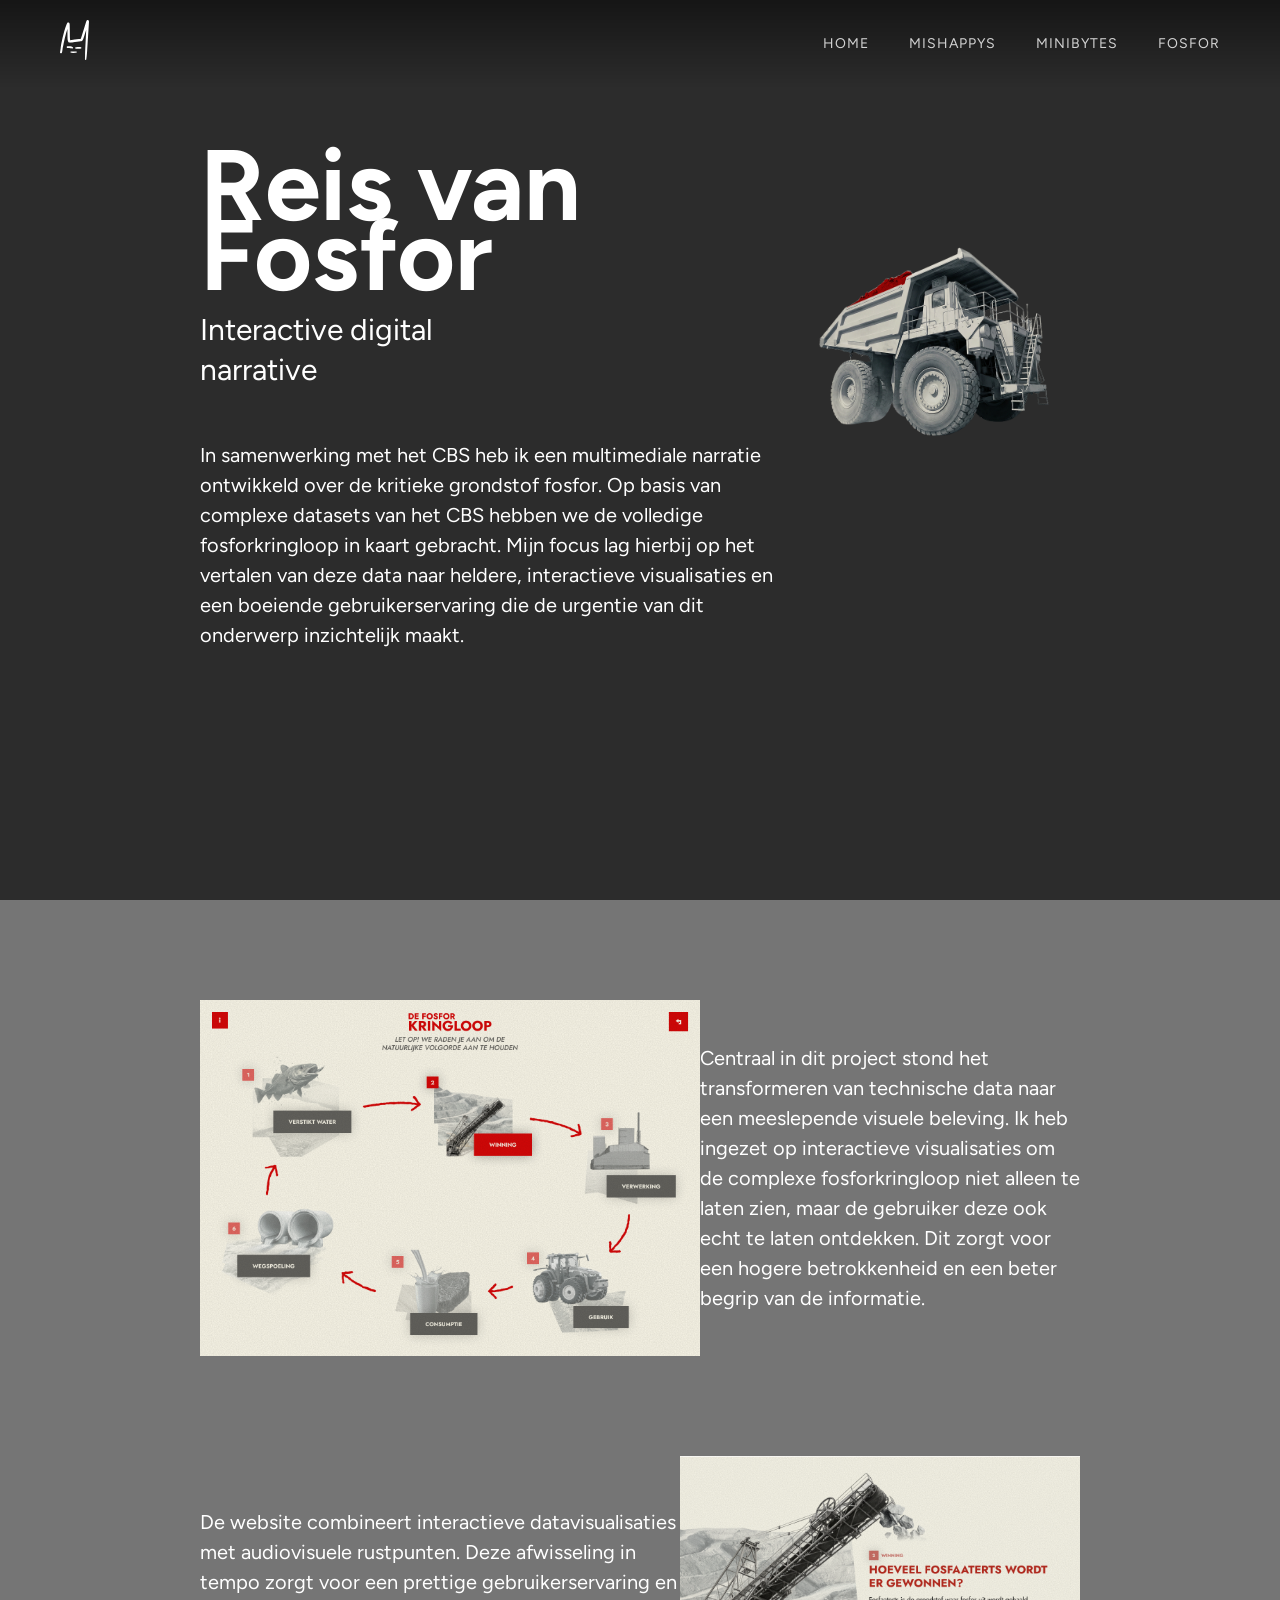
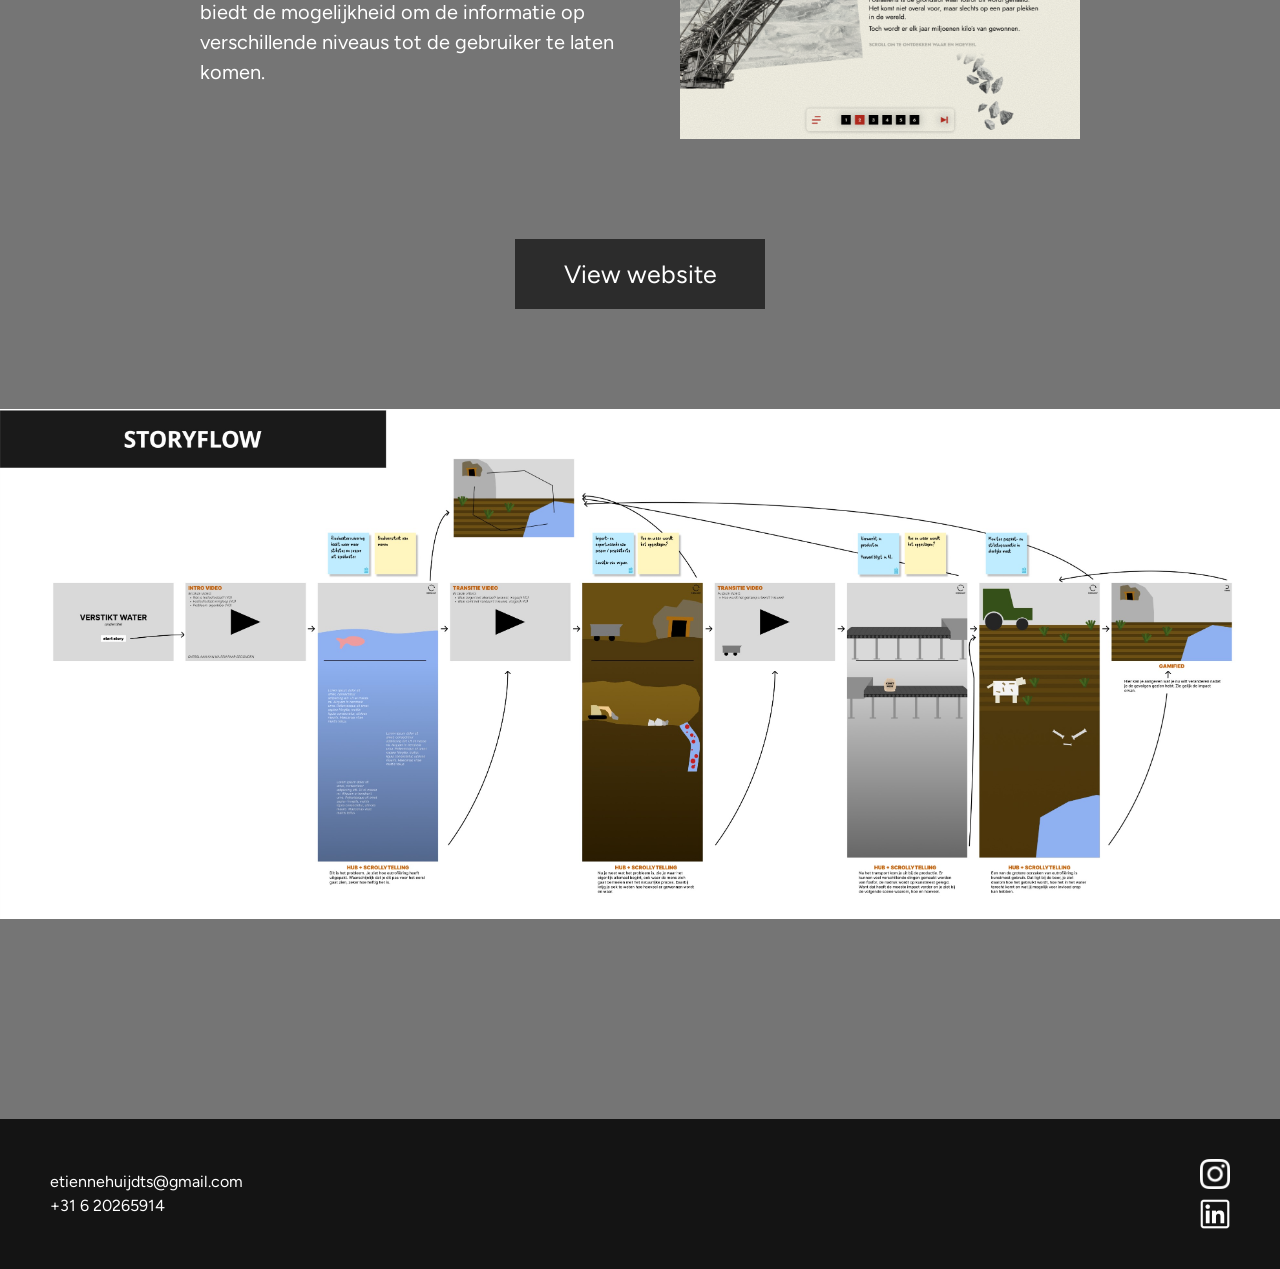
<file: fosfor.html>
<!DOCTYPE html>
<html lang="en">

<head>
    <meta charset="UTF-8">
    <meta name="viewport" content="width=device-width, initial-scale=1.0">
    <link rel="preconnect" href="https://fonts.googleapis.com">
    <link rel="preconnect" href="https://fonts.gstatic.com" crossorigin>
    <link
        href="https://fonts.googleapis.com/css2?family=Figtree:ital,wght@0,300..900;1,300..900&family=Jost:ital,wght@0,100..900;1,100..900&display=swap"
        rel="stylesheet">
    <link rel="stylesheet" href="css/reset.css">
    <link rel="stylesheet" href="css/style.css">
    
    <title>Reis van Fosfor</title>
</head>

<body>

    <header>
        <a href="index.html"><img src="assets/ETlogo.svg" alt="ET Logo" class="header-logo"></a>
        <nav>
            <a href="index.html">Home</a>
            <a href="mishappys.html">Mishappys</a>
            <a href="minibytes.html">Minibytes</a>
            <a href="fosfor.html">Fosfor</a>
        </nav>
    </header>

    <div class="mbHeroFlex">

        <div class="mbHero">
            <h1>Reis van Fosfor</h1>
            <h2>Interactive digital narrative</h2>
            <p>In samenwerking met het CBS heb ik een multimediale narratie ontwikkeld over de kritieke grondstof
                fosfor. Op basis van complexe datasets van het CBS hebben we de volledige fosforkringloop in kaart
                gebracht. Mijn focus lag hierbij op het vertalen van deze data naar heldere, interactieve visualisaties
                en een boeiende gebruikerservaring die de urgentie van dit onderwerp inzichtelijk maakt.</p>
        </div>

        <div class="ffHeroImage">
            <img src="assets/ff_figures.png" alt="">
        </div>



    </div>

    <div class="infoProject">
        <div class="mbProjects1">
            <img src="assets/ff1.png" class="mb1Img">
            <p class="mb1P">Centraal in dit project stond het transformeren van technische data naar een meeslepende
                visuele beleving. Ik heb ingezet op interactieve visualisaties om de complexe fosforkringloop niet
                alleen te laten zien, maar de gebruiker deze ook echt te laten ontdekken. Dit zorgt voor een hogere
                betrokkenheid en een beter begrip van de informatie. </p>
        </div>

        <div class="mbProjects1">
            <p class="mb2P">De website combineert interactieve datavisualisaties met audiovisuele rustpunten. Deze
                afwisseling in tempo zorgt voor een prettige gebruikerservaring en biedt de mogelijkheid om de
                informatie op verschillende niveaus tot de gebruiker te laten komen.</p>
            <img src="assets/ff2.png" class="mb2Img"></img>

        </div>

        <div class="wsButton" onclick="window.open('https://mia-mms-2526.github.io/team07/index.html')">
            View website
        </div>

        <div class="mbProjects1">
            <img src="assets/ff3.jpg" class="mb3Img">

        </div>




    </div>


    <div class="footer">

        <div class="footerFlex">
            <div class="contact">
                <p>etiennehuijdts@gmail.com</p>
                <p>+31 6 20265914</p>
            </div>
            <div class="socials">
                <img src="assets/instagram-white-icon.png" alt=""
                    onclick="window.open('https://www.instagram.com/etiennehhphotography/')">
                <img src="assets/linkedin-icon.png" alt=""
                    onclick="window.open('https://www.linkedin.com/in/etienne-huijdts-a09a76376/')">

            </div>
        </div>

    </div>

</body>

</html>
</file>
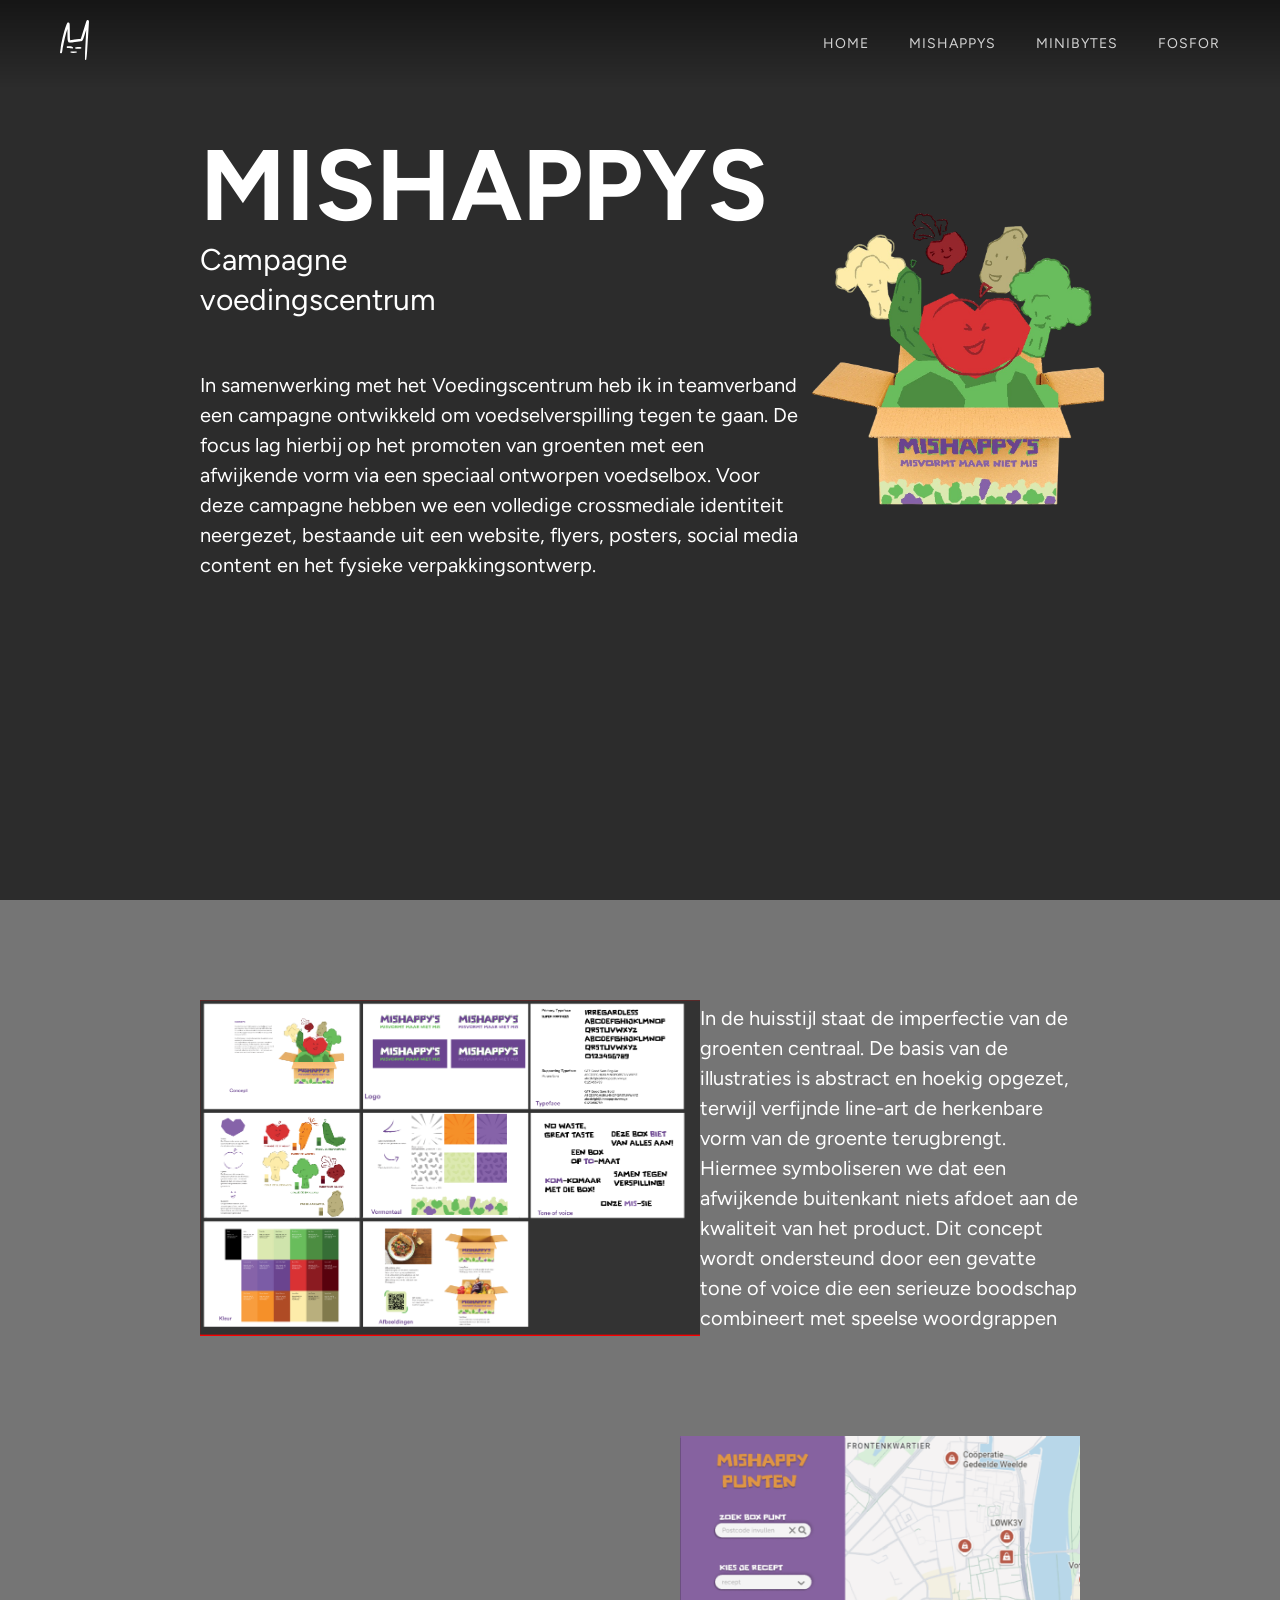
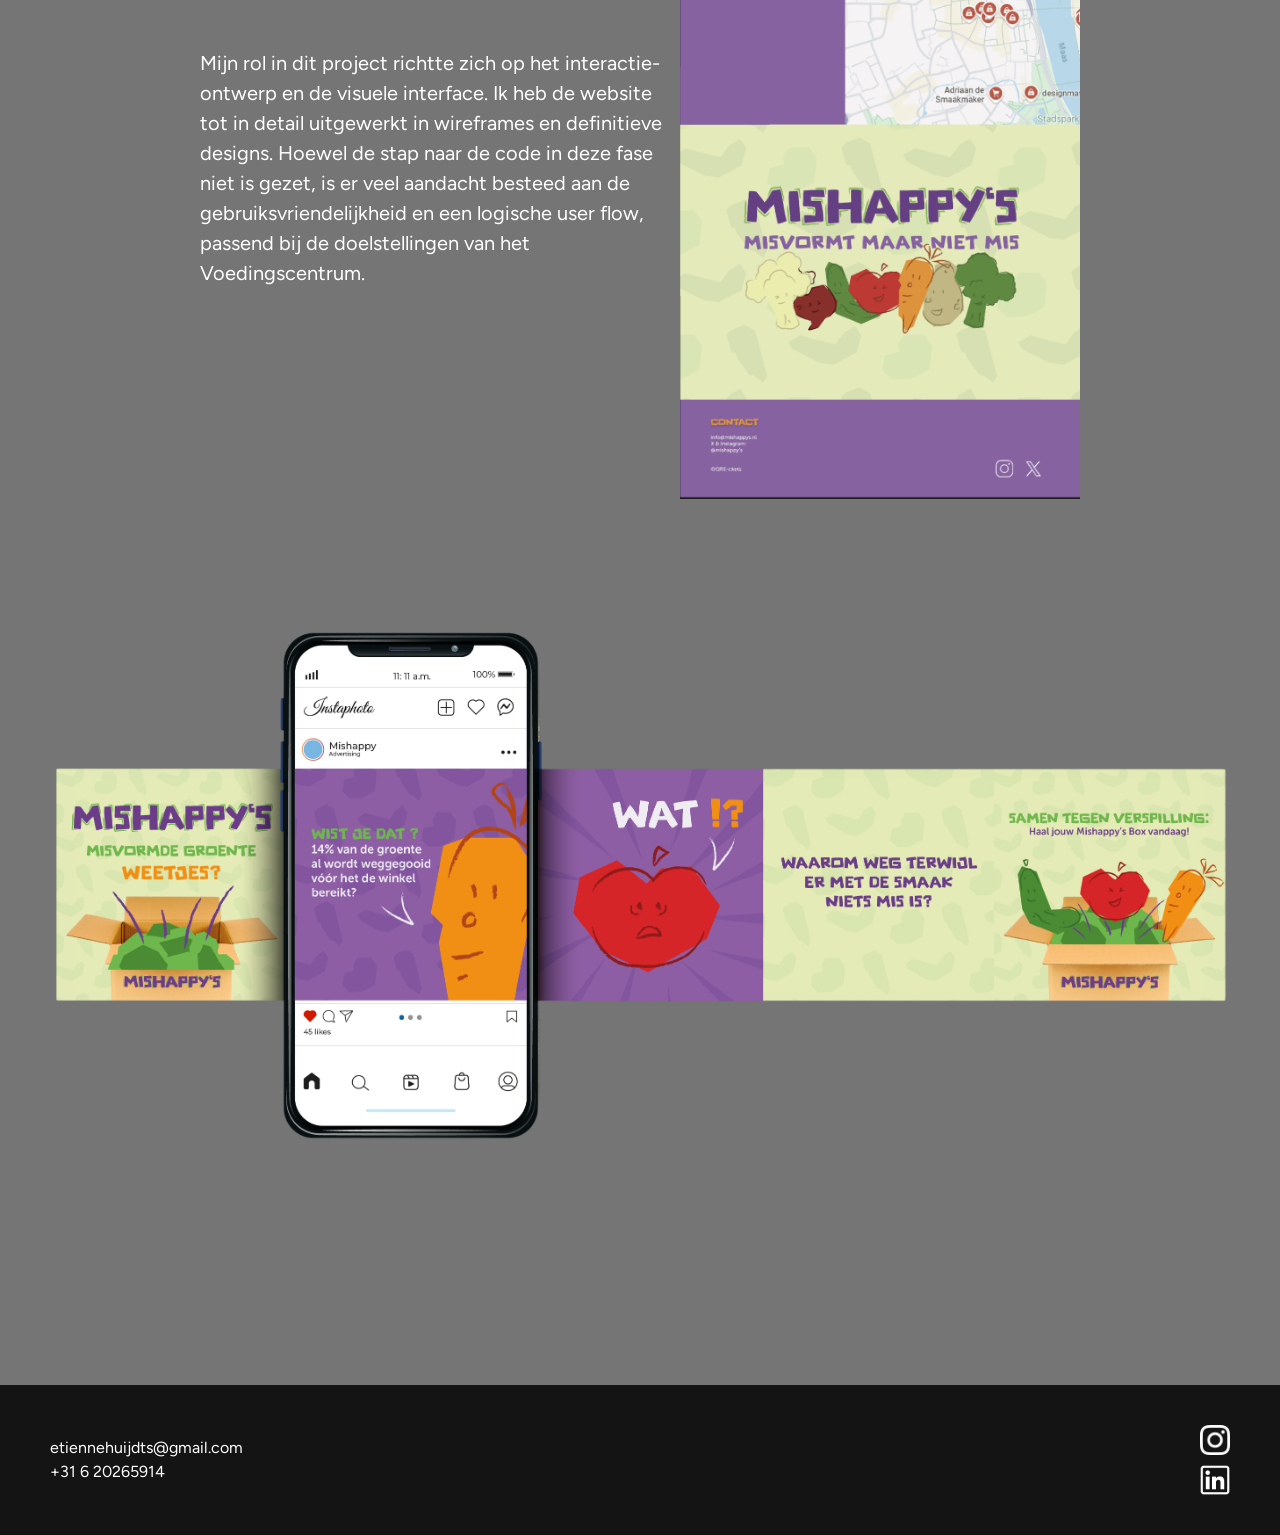
<file: mishappys.html>
<!DOCTYPE html>
<html lang="en">

<head>
    <meta charset="UTF-8">
    <meta name="viewport" content="width=device-width, initial-scale=1.0">
    <link rel="preconnect" href="https://fonts.googleapis.com">
    <link rel="preconnect" href="https://fonts.gstatic.com" crossorigin>
    <link
        href="https://fonts.googleapis.com/css2?family=Figtree:ital,wght@0,300..900;1,300..900&family=Jost:ital,wght@0,100..900;1,100..900&display=swap"
        rel="stylesheet">
    <link rel="stylesheet" href="css/reset.css">
    <link rel="stylesheet" href="css/style.css">
    <title>MISHAPPYS</title>
</head>

<body>

    <header>
        <a href="index.html"><img src="assets/ETlogo.svg" alt="ET Logo" class="header-logo"></a>
        <nav>
            <a href="index.html">Home</a>
            <a href="mishappys.html">Mishappys</a>
            <a href="minibytes.html">Minibytes</a>
            <a href="fosfor.html">Fosfor</a>
        </nav>
    </header>

    <div class="mbHeroFlex">

        <div class="mbHero">
            <h1>MISHAPPYS</h1>
            <h2>Campagne voedingscentrum</h2>
            <p> In samenwerking met het Voedingscentrum heb ik in teamverband een campagne ontwikkeld om
                voedselverspilling tegen te gaan. De focus lag hierbij op het promoten van groenten met een afwijkende
                vorm via een speciaal ontworpen voedselbox. Voor deze campagne hebben we een volledige crossmediale
                identiteit neergezet, bestaande uit een website, flyers, posters, social media content en het fysieke
                verpakkingsontwerp.</p>
        </div>

        <div class="mbHeroImage mhHeroImage">
            <img src="assets/mh_figures.png" alt="">
        </div>



    </div>

    <div class="infoProject">
        <div class="mbProjects1">
            <img src="assets/mh1.png" class="mb1Img">
            <p class="mb1P"> In de huisstijl staat de imperfectie van de groenten centraal. De basis van de illustraties
                is abstract en hoekig opgezet, terwijl verfijnde line-art de herkenbare vorm van de groente terugbrengt.
                Hiermee symboliseren we dat een afwijkende buitenkant niets afdoet aan de kwaliteit van het product. Dit
                concept wordt ondersteund door een gevatte tone of voice die een serieuze boodschap combineert met
                speelse woordgrappen</p>
        </div>

        <div class="mbProjects1">
            <p class="mb2P">Mijn rol in dit project richtte zich op het interactie-ontwerp en de visuele interface. Ik
                heb de website tot in detail uitgewerkt in wireframes en definitieve designs. Hoewel de stap naar de
                code in deze fase niet is gezet, is er veel aandacht besteed aan de gebruiksvriendelijkheid en een
                logische user flow, passend bij de doelstellingen van het Voedingscentrum.</p>
            <img src="assets/mh2.png" class="mb2Img"></img>

        </div>

        <div class="mbProjects1">
            <img src="assets/mh3.png" class="mb3Img">

        </div>

    </div>

    <div class="footer">

        <div class="footerFlex">
            <div class="contact">
                <p>etiennehuijdts@gmail.com</p>
                <p>+31 6 20265914</p>
            </div>
            <div class="socials">
                <img src="assets/instagram-white-icon.png" alt=""
                    onclick="window.open('https://www.instagram.com/etiennehhphotography/')">
                <img src="assets/linkedin-icon.png" alt=""
                    onclick="window.open('https://www.linkedin.com/in/etienne-huijdts-a09a76376/')">

            </div>
        </div>

    </div>



</body>

</html>
</file>
<file: css/style.css>
html {
    overflow-x: hidden;
}

.portrait-wrap {
    position: relative;
    display: inline-block;
}

.portrait-handle {
    position: absolute;
    bottom: 10px;
    left: 50%;
    transform: translateX(-50%);
    color: white;
    font-family: "figtree", sans-serif;
    font-size: 13px;
    text-decoration: none;
    background: rgba(0, 0, 0, 0.5);
    padding: 4px 10px;
    border-radius: 20px;
    white-space: nowrap;
    transition: background 0.2s;
}

.portrait-handle:hover {
    background: rgba(0, 0, 0, 0.8);
}

header {
    position: fixed;
    top: 0;
    left: 0;
    width: 100%;
    display: flex;
    align-items: center;
    justify-content: space-between;
    padding: 20px 60px;
    box-sizing: border-box;
    z-index: 100;
    background: linear-gradient(to bottom, rgba(0,0,0,0.5) 0%, transparent 100%);
}

.header-logo {
    height: 40px;
    filter: invert(1);
}

header nav {
    display: flex;
    gap: 40px;
}

header nav a {
    color: white;
    text-decoration: none;
    font-family: "figtree", sans-serif;
    font-size: 14px;
    letter-spacing: 1px;
    text-transform: uppercase;
    opacity: 0.8;
    transition: opacity 0.2s;
}

header nav a:hover {
    opacity: 1;
}




.hero {
    position: relative;
    width: 100%;
    height: 100vh;
    box-shadow: #000000 0px 0px 10px;
    z-index: 1;
}

.hero::before {
    content: "";
    position: absolute;
    inset: 0;
    background: linear-gradient(to right, #2c2c2c 50%, rgba(44, 44, 44, 0) 100%);
    z-index: 2;
    pointer-events: none;

    z-index: 10;

}

body {
    background-color: #2c2c2c;
    color: white;
    font-family: "figtree", sans-serif;
    font-optical-sizing: auto;
    font-weight: weight;
    font-style: normal;
    z-index: 2;
}

.mhHero h1 {

    position: relative;
    z-index: 3;
    font-size: 100px;
    font-weight: 700;
    line-height: 70px;
    margin-top: 0;
    margin-left: 200px;
    margin-bottom: 20px;
    padding-top: 200px;
    z-index: 11;
}

.mhHero h2 {
    position: relative;
    z-index: 3;
    font-size: 30px;
    font-weight: 400;
    line-height: 40px;
    margin-top: 0px;
    margin-left: 200px;
    z-index: 11;
    width: 100px;
}

.mbHero h1 {

    position: relative;
    z-index: 3;
    font-size: 100px;
    font-weight: 700;
    line-height: 70px;
    margin-left: 200px;
    margin-bottom: 20px;
    padding-top: 150px;
    z-index: 11;
}

.mbHero p {
    position: relative;
    z-index: 3;
    font-size: 20px;
    font-weight: 400;
    line-height: 30px;
    margin-top: 50px;
    margin-left: 200px;
    width: 600px;
    z-index: 11;
}


.infoProject {
    background-color: #757575;
    color: white;
    font-family: "figtree", sans-serif;
    font-optical-sizing: auto;
    font-weight: weight;
    font-style: normal;
    z-index: 2;
    padding-bottom: 100px;
    /* height: 200vh; */
}

.mbHero h2 {
    position: relative;
    z-index: 3;
    font-size: 30px;
    font-weight: 400;
    line-height: 40px;
    margin-top: 0px;
    margin-left: 200px;
    z-index: 11;
    width: 300px;
}



.mbHeroFlex {
    display: flex;
    flex-direction: row;
    align-items: flex-start;
    justify-content: space-between;
    height: 100vh;
}

.mbHeroImage {
    margin-right: 150px;
    margin-top: 200px;

}

.ffHeroImage {
    margin-right: 200px;
    margin-top: 200px;

}

.mbHeroImage img {
    width: 300px;
}

.ffHeroImage img {
    width: 400px;
}

.mhHeroImage img {
    width: 400px;
}



.hero h1 {
    position: relative;
    z-index: 3;
    font-size: 80px;
    font-weight: 700;
    line-height: 70px;
    
    margin-left: 100px;
    margin-bottom: 20px;
    padding-top: 150px;
    z-index: 11;
}

.hero h2 {
    position: relative;
    z-index: 3;
    font-size: 40px;
    font-weight: 400;
    line-height: 40px;
    margin-top: 0px;
    margin-left: 100px;
    z-index: 11;
}

.hero p {
    position: relative;
    z-index: 3;
    font-size: 20px;
    font-weight: 400;
    line-height: 30px;
    margin-top: 50px;
    margin-left: 100px;
    width: 600px;


    z-index: 11;

}

.red {
    position: absolute;
    top: 0;
    right: 0;
    width: 50%;
    height: auto;
    z-index: 1;
    background-color: #ff0000;
}

.first-project {
    position: relative;
    width: auto;
    height: 80vh;

    background-color: #757575;
    z-index: 2;
}

.second-project {
    position: relative;
    width: auto;
    height: 80vh;

    background-color: #757575;
    z-index: 2;
}

.first-project iframe {
    position: absolute;
    top: 50%;
    left: 50%;
    transform: translate(-50%, -50%);
    width: 100%;
    height: 100%;
    border: none;
    /* box-shadow: inset 0 0 40px rgba(0, 0, 0, 0.5); */

}

.second-project iframe {
    position: absolute;
    top: 50%;
    left: 50%;
    transform: translate(-50%, -50%);
    width: 100%;
    height: 100%;
    border: none;
    background: #757575;
    /* box-shadow: inset 0 0 40px rgba(0, 0, 0, 0.5); */


}

.mbProjects1 {
    display: flex;
    flex-direction: row;
    margin: 0 auto;
    width: 100vw;
    justify-content: space-between;
    padding-top: 100px;
    align-items: center;
}

.mb1Img {
    background-color: red;
    width: 500px;
    height: auto;
    margin-left: 200px;
}

.mb2Img {
    background-color: red;
    width: 400px;
    height: auto;
    margin-right: 200px;
}

.mb3Img {
    width: 1300px;

    /* height: 500px; */
    margin: 0 auto;

    margin-bottom: 100px;
}

.mb1P {
    width: 500px;
    margin-right: 200px;

    font-size: 20px;
}

.backButton {
    width: 50px;
    height: auto;
    margin: 20px;
    cursor: pointer;
}

.mb2P {
    width: 500px;
    margin-left: 200px;

    font-size: 20px;
}

.wsButton {
    background-color: #2c2c2c;
    width: 250px;
    height: 70px;
    margin: 0 auto;
    text-align: center;
    color: white;
    font-size: 25px;
    line-height: 70px;
    margin-top: 100px;
    cursor: pointer;
    transition: transform 0.3s ease;
}

.wsButton:hover {
    transform: scale(1.05);
    color: white;

}

.footerFlex {
    display: flex;
    flex-direction: row;
    justify-content: space-between;
    align-items: center;

}

.footer {
    background-color: #141414;
    color: white;
    padding: 40px 50px;
    font-size: 16px;

}

.footer img {
    width: 30px;
    height: auto;
    margin-left: 20px;
}

.socials {
    display: flex;
    flex-direction: column;
    justify-content: center;
    gap: 10px;
    align-items: center;
}

.vaardigFlex {
    display: flex;
    flex-direction: row;
    justify-content: space-between;
    align-items: center;
    margin-top: 100px;
    margin-left: 200px;
    margin-right: 200px;
    margin-bottom: 100px;
}

.vaardigFlex img {
    width: 400px;

}

.vaardigheden h1 {
    font-size: 50px;
    
    font-weight: 700;
    
}

.vaardigheden p {
    
    margin-top: 20px;
    width: 500px;
    font-size: 20px;
}
</file>
